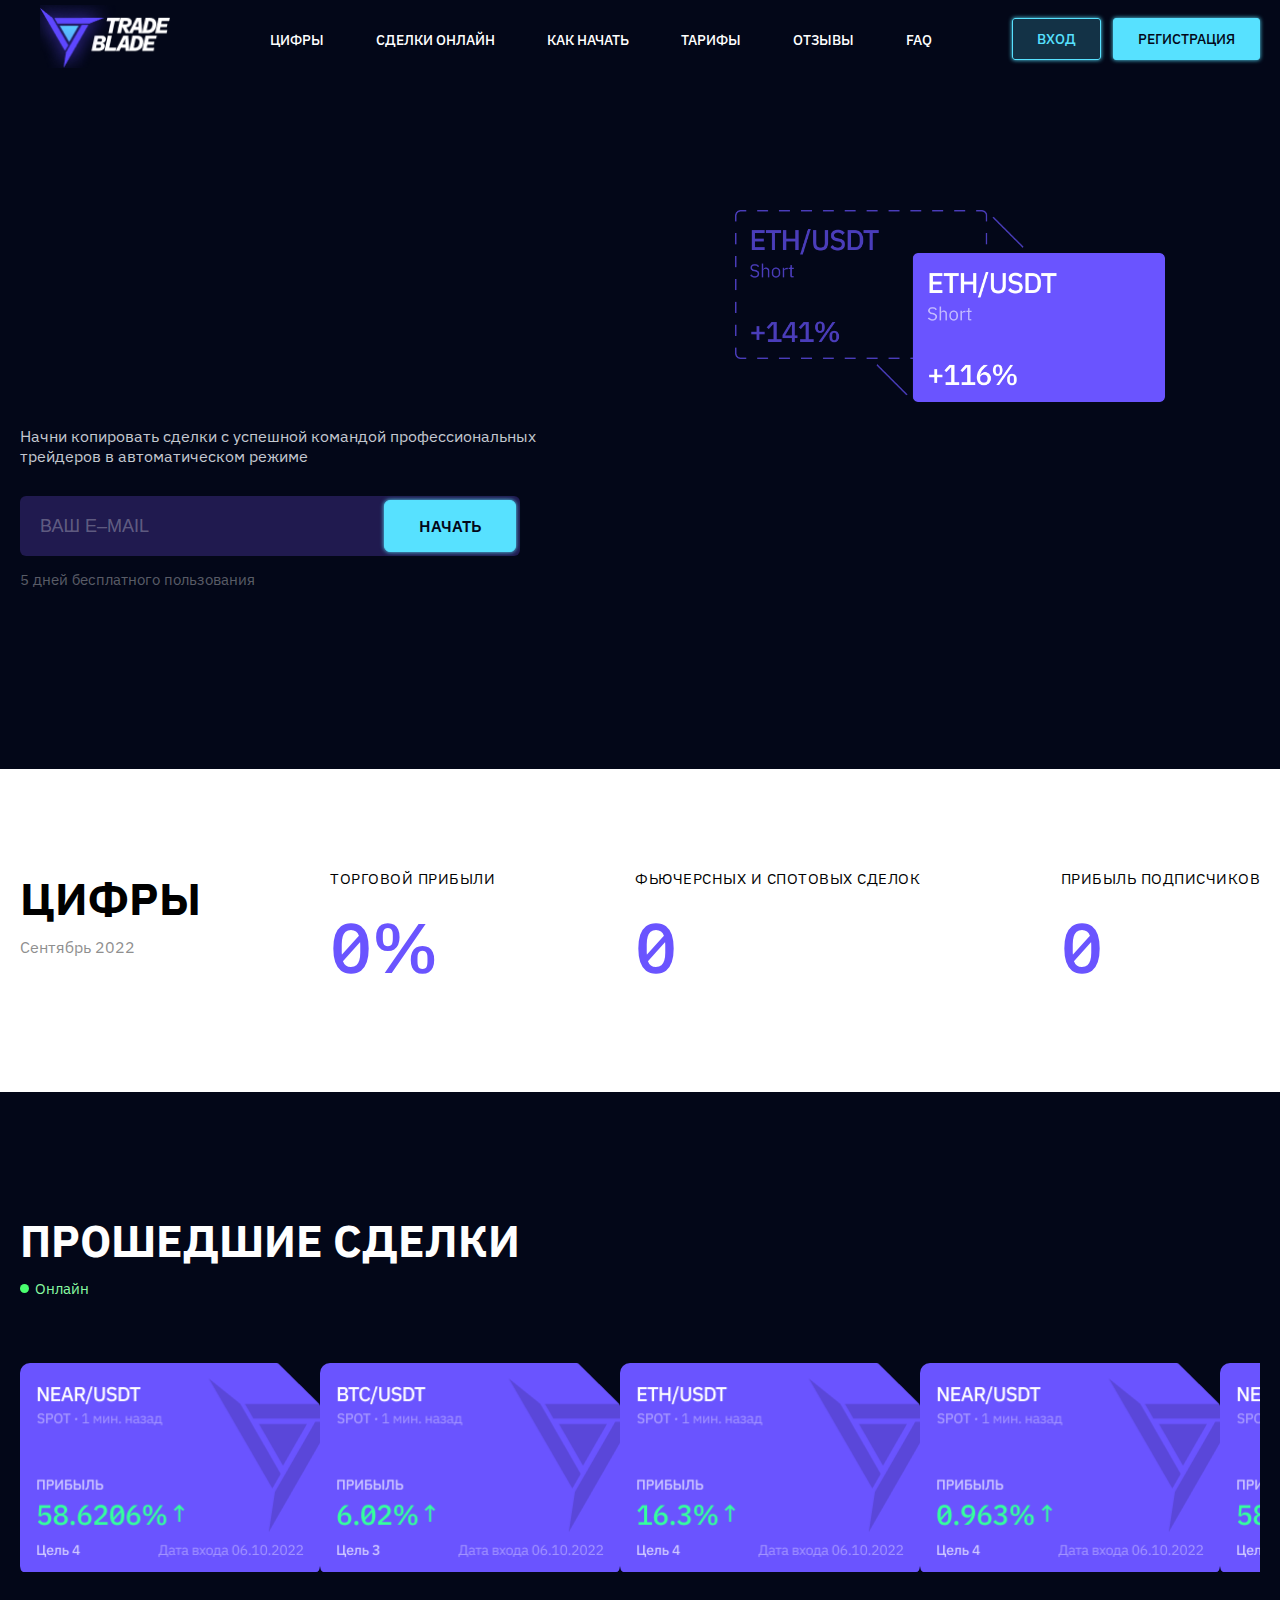
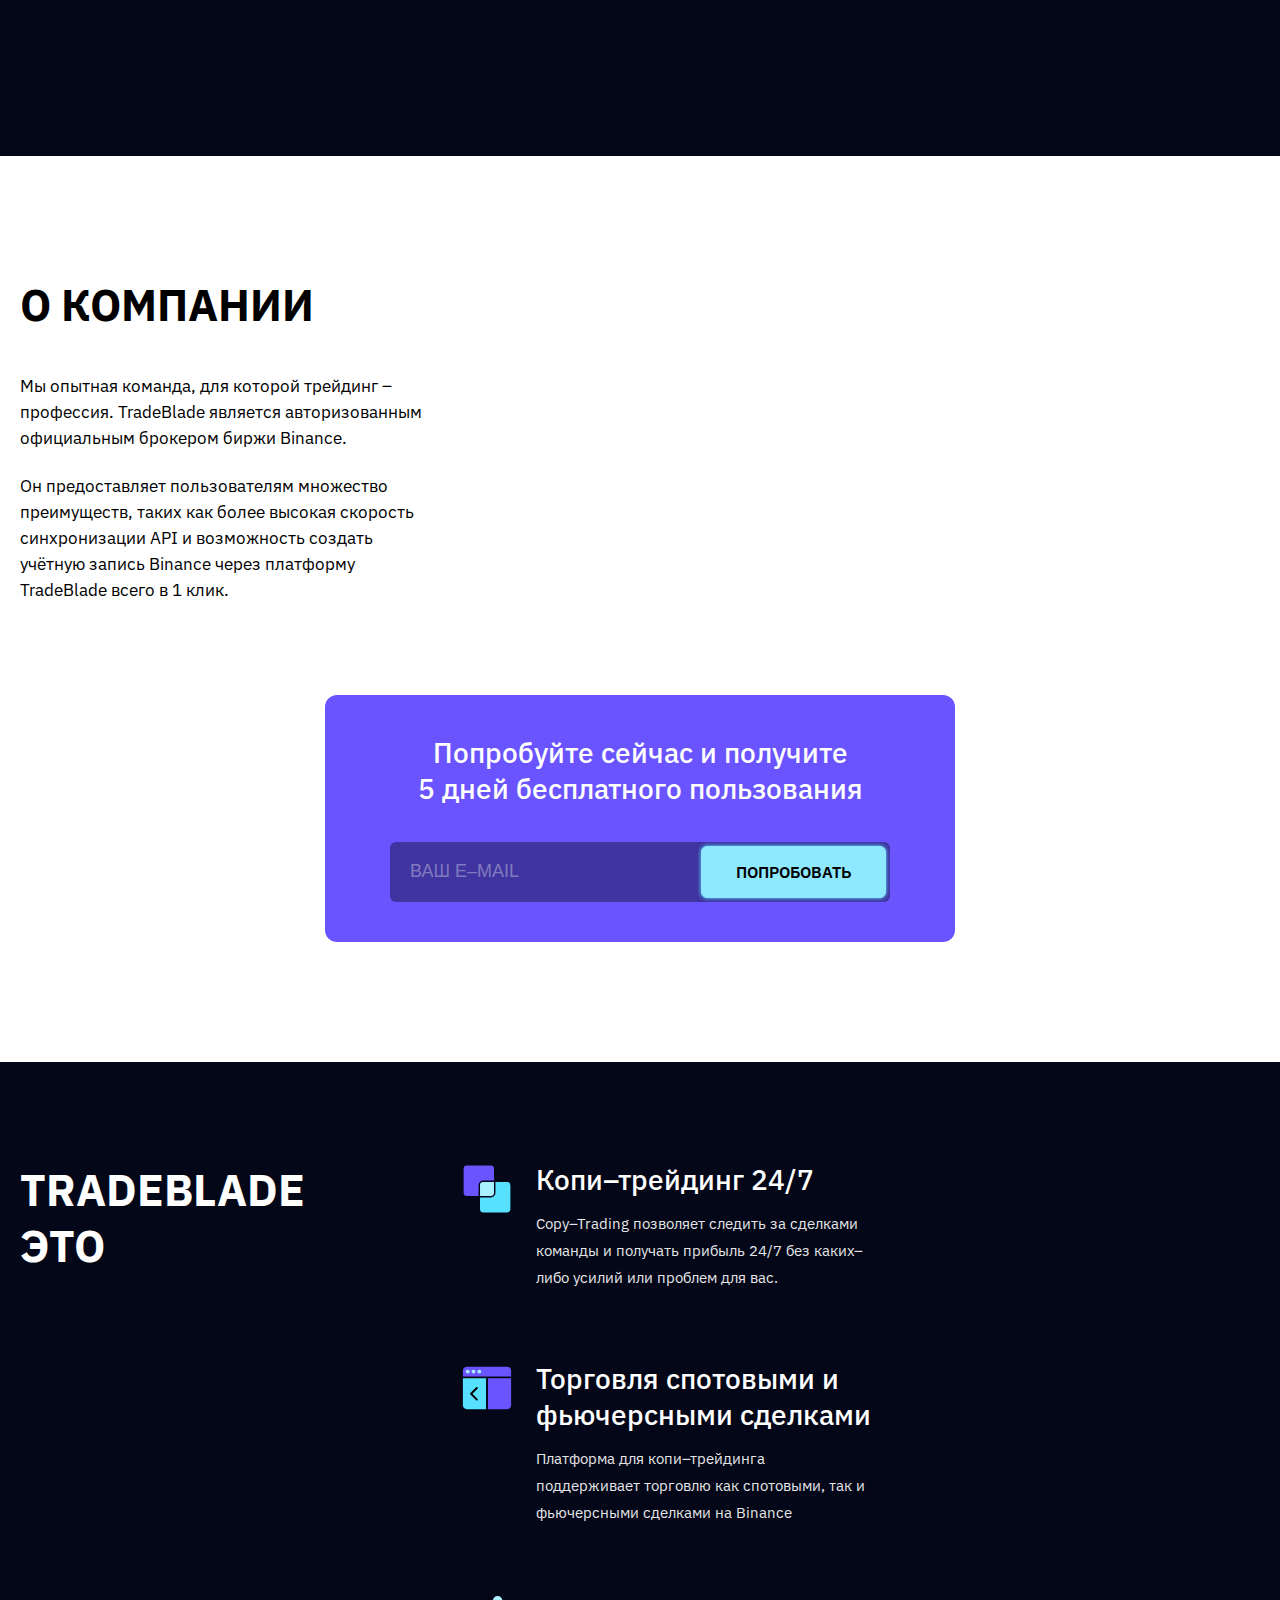
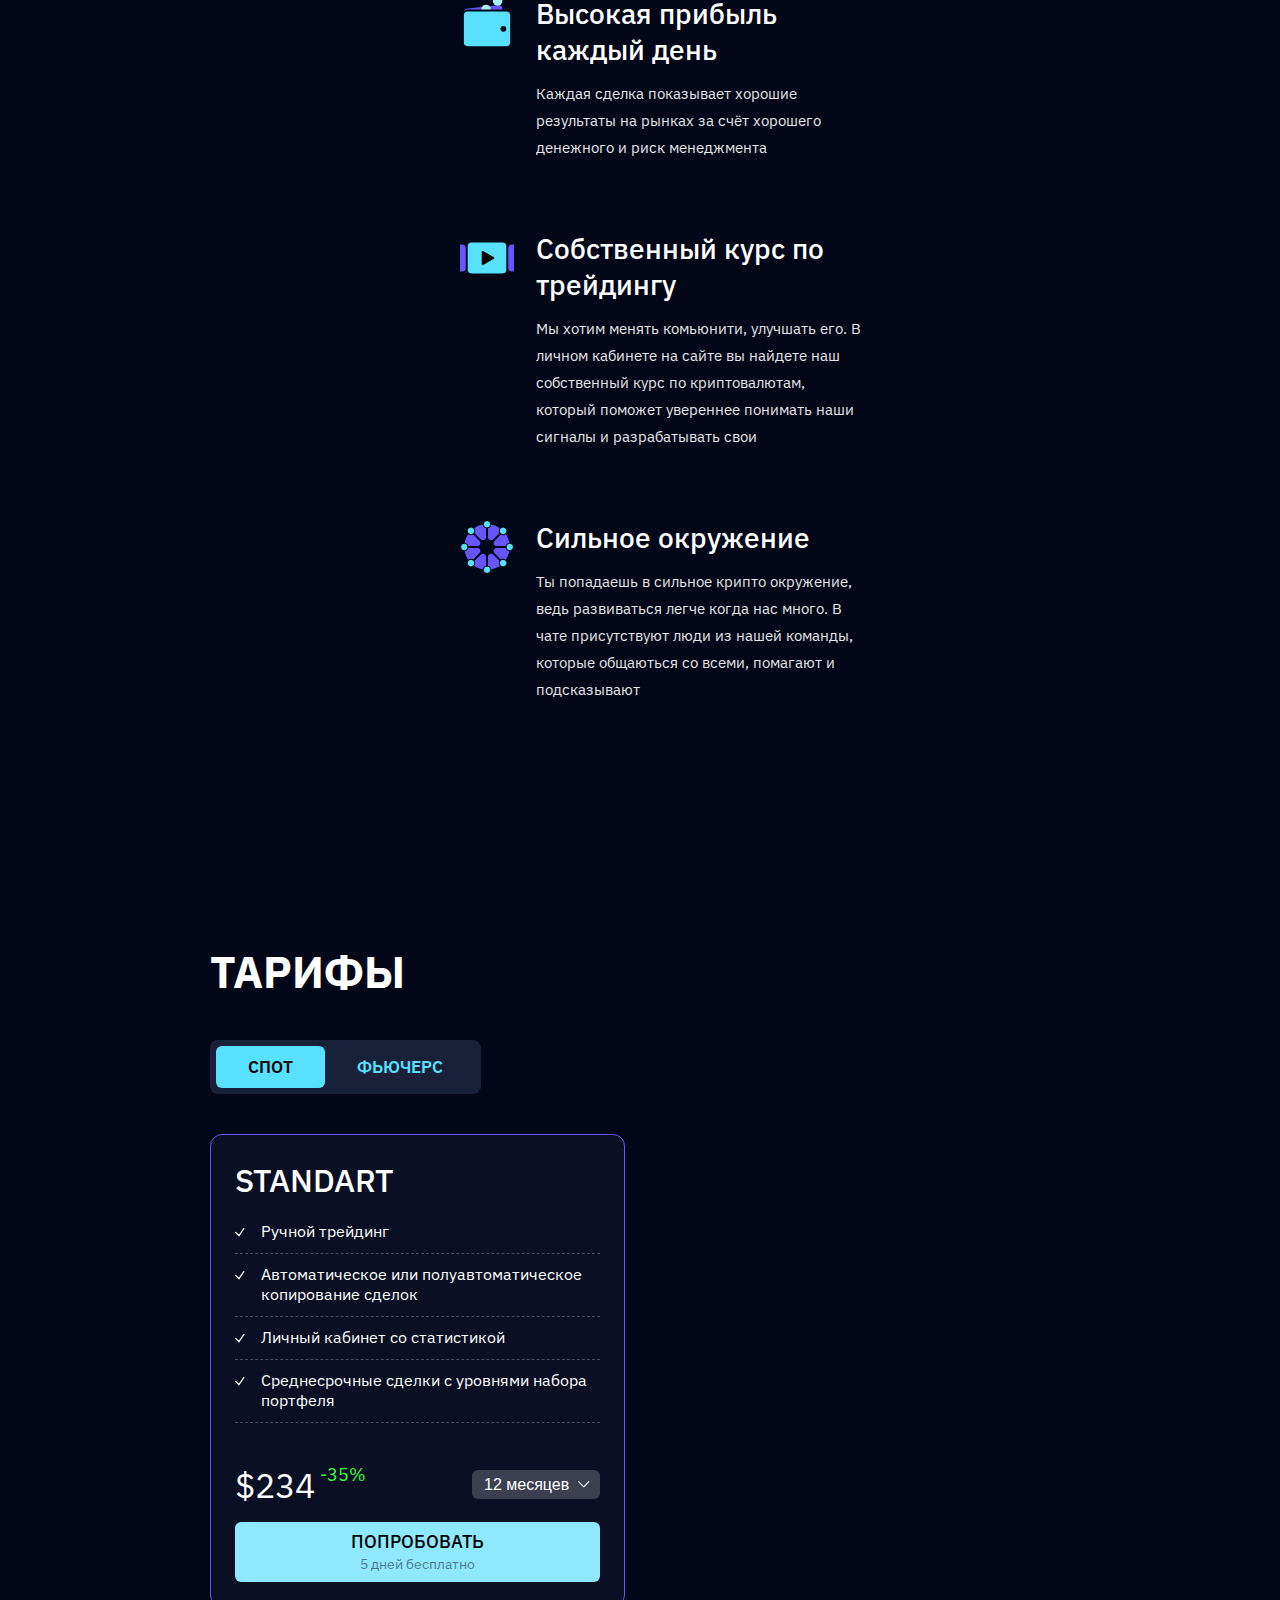
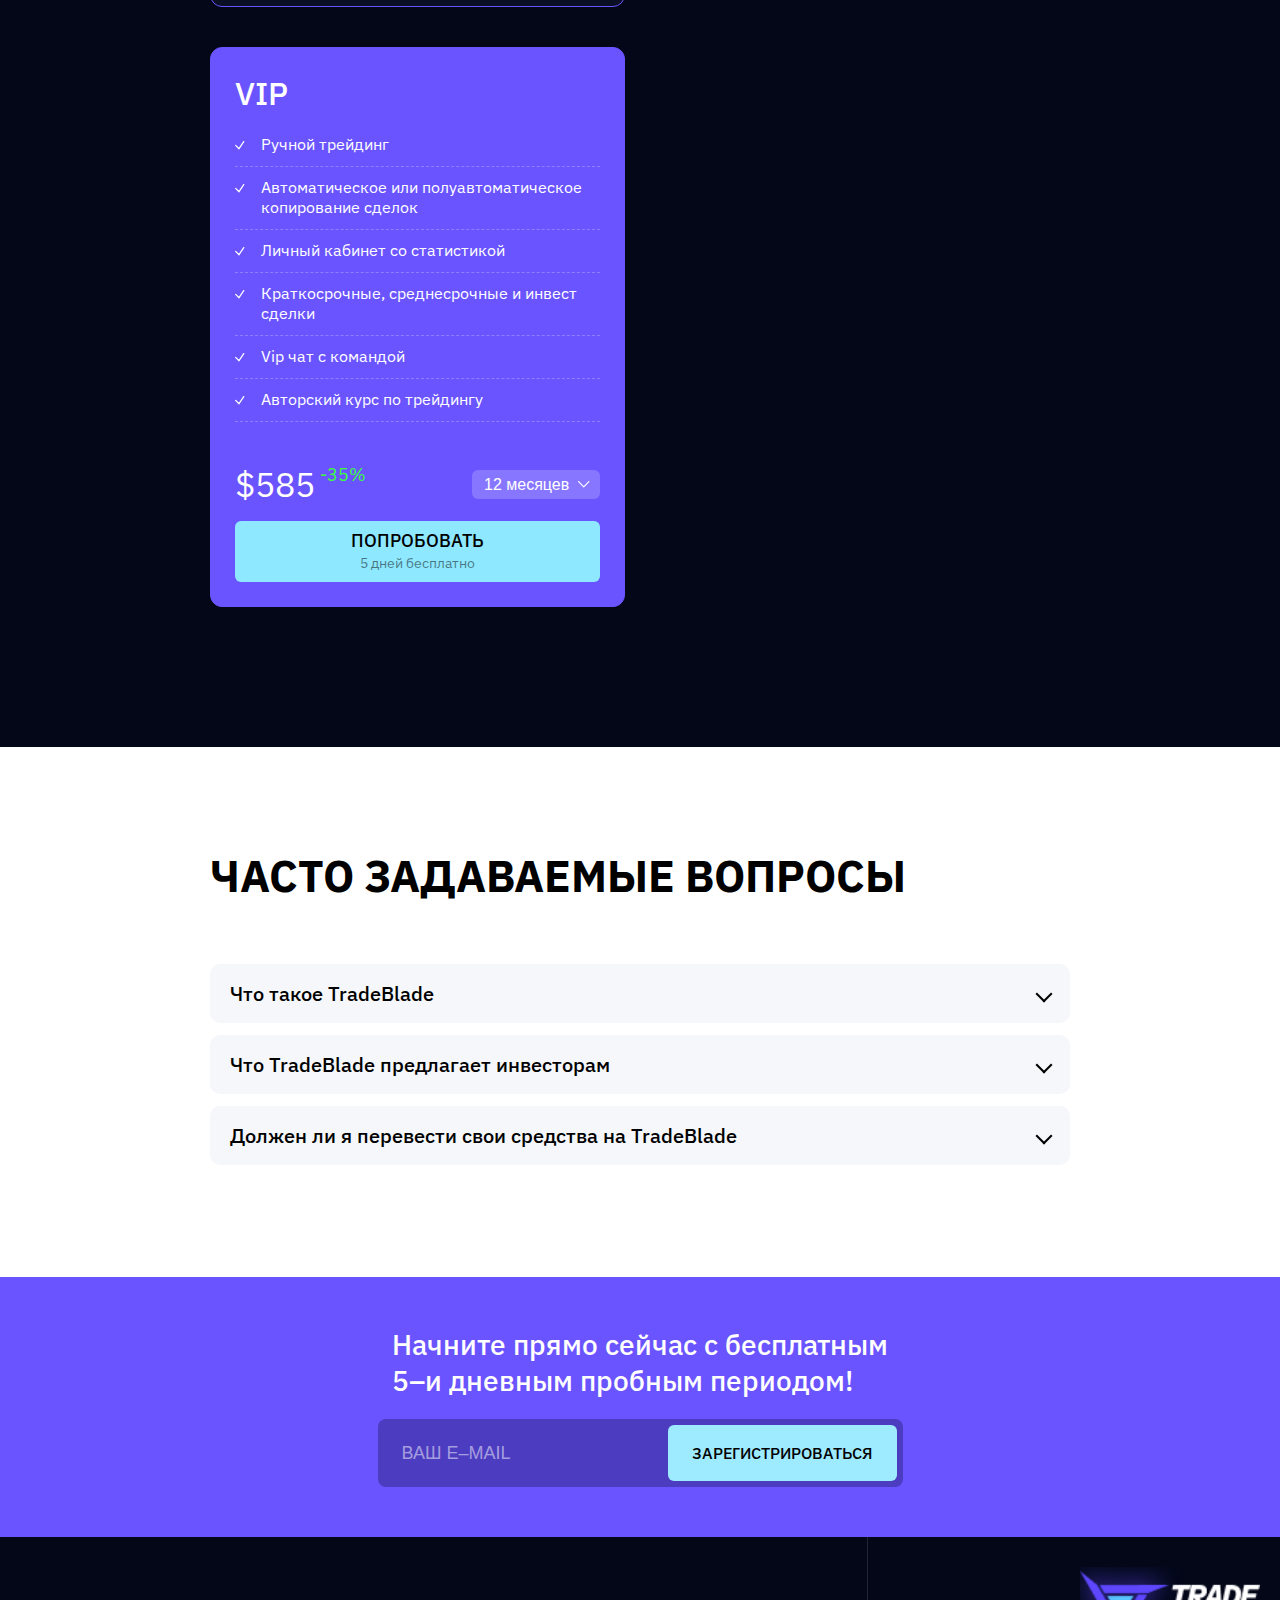
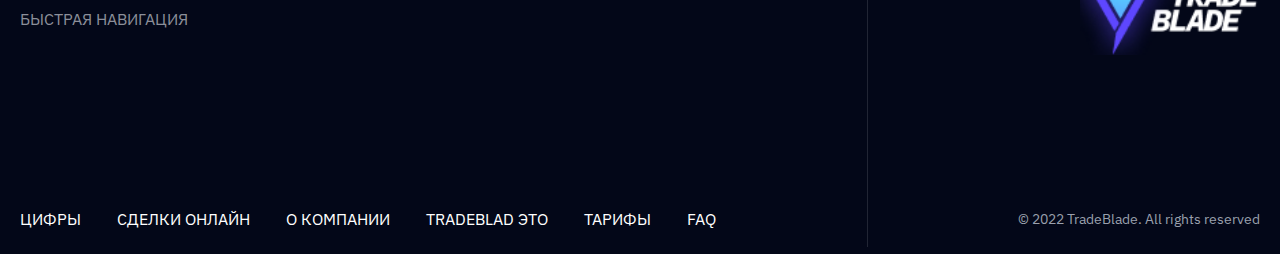
<file: index.html>
<!DOCTYPE html>
<html lang="ru">
<head>
  <meta charset="utf-8" />
  <meta name="viewport" content="width=device-width, initial-scale=1" />
  <title>Trade Blade</title>
  <link rel="icon" href="images/favicon.png" type="image/png">
  <link rel="preconnect" href="https://fonts.googleapis.com">
  <link rel="preconnect" href="https://fonts.gstatic.com" crossorigin>
  <link href="https://fonts.googleapis.com/css2?family=IBM+Plex+Sans:wght@100..700&display=swap" rel="stylesheet">
  <link rel="stylesheet" href="https://cdn.jsdelivr.net/npm/swiper@11/swiper-bundle.min.css"/>

  <link rel="stylesheet" href="./index.css" />
</head>
<body>

<!-- Header will be loaded here -->
<div data-include="partials/header.html"></div>

<main>

  <!-- Hero section -->
  <section class="hero">
    <div class="container hero__container">

      <div class="hero__left">
        <h1 class="hero__title">
          <span>Моментально</span><br>
          <span>копируй сделки</span><br>
          <span>профи трейдеров</span>
        </h1>

        <p class="hero__desc">
          Начни копировать сделки с успешной командой профессиональных трейдеров в автоматическом режиме
        </p>

        <form class="hero__form">
          <input
              type="email"
              id="hero-form"
              placeholder="ВАШ E–MAIL"
              required
              pattern="^[^\s@]+@[^\s@]+\.[^\s@]+$"
          >
          <button type="submit">Начать</button>
        </form>

        <p class="hero__small">5 дней бесплатного пользования</p>
      </div>

      <div class="hero__right">
        <div class="hero__image">
          <img src="images/hero-img.png" alt="hero image">
        </div>
      </div>

    </div>
  </section>

  <!-- Numbers section -->
  <section class="numbers">
    <div class="container numbers__container">

      <div class="numbers__left">
        <h2 class="numbers__title">Цифры</h2>
        <p class="numbers__date">Сентябрь 2022</p>
      </div>

      <div class="numbers__grid">

        <div class="numbers__item">
          <p class="numbers__label">Торговой прибыли</p>
          <p class="numbers__value" data-target="2756" data-percent="true">0%</p>
        </div>

        <div class="numbers__item">
          <p class="numbers__label">Фьючерсных и спотовых сделок</p>
          <p class="numbers__value" data-target="67">0</p>
        </div>

        <div class="numbers__item">
          <p class="numbers__label">Прибыль подписчиков</p>
          <p class="numbers__value" data-target="375000">0</p>
        </div>

      </div>
    </div>
  </section>

  <!-- Past Trades section -->
  <section class="past">
    <div class="container past__container">

      <h2 class="past__title">Прошедшие сделки</h2>

      <div class="past__status">
        <span class="dot"></span> Онлайн
      </div>

      <!-- SWIPER -->
      <div class="swiper pastSwiper">
        <div class="swiper-wrapper">

          <div class="swiper-slide">
            <img src="images/past-trades-section/past-trades__card_1.png" alt="card">
          </div>

          <div class="swiper-slide">
            <img src="images/past-trades-section/past-trades__card_2.png" alt="card">
          </div>

          <div class="swiper-slide">
            <img src="images/past-trades-section/past-trades__card_3.png" alt="card">
          </div>

          <div class="swiper-slide">
            <img src="images/past-trades-section/past-trades__card_4.png" alt="card">
          </div>

          <div class="swiper-slide">
            <img src="images/past-trades-section/past-trades__card_1.png" alt="card">
          </div>

          <div class="swiper-slide">
            <img src="images/past-trades-section/past-trades__card_2.png" alt="card">
          </div>

          <div class="swiper-slide">
            <img src="images/past-trades-section/past-trades__card_3.png" alt="card">
          </div>

          <div class="swiper-slide">
            <img src="images/past-trades-section/past-trades__card_4.png" alt="card">
          </div>

        </div>
      </div>

    </div>
  </section>

  <!-- About section -->
  <section class="about">
    <div class="container about__container">

      <div class="about__left">
        <h2 class="about__title">О компании</h2>

        <p class="about__text">
          Мы опытная команда, для которой трейдинг – профессия. TradeBlade является авторизованным
          официальным брокером биржи Binance.
        </p>

        <p class="about__text">
          Он предоставляет пользователям множество преимуществ, таких как более высокая скорость синхронизации API
          и возможность создать учётную запись Binance через платформу TradeBlade всего в 1 клик.
        </p>
      </div>

      <div class="about__right">
        <div class="about__card">
          <p class="about__card-title">
            Попробуйте сейчас и получите<br>5 дней бесплатного пользования
          </p>

          <form id="about-form" class="about__form" novalidate>
            <input
                id="about-email"
                type="email"
                placeholder="ВАШ E–MAIL"
                required
                pattern="^[^\s@]+@[^\s@]+\.[^\s@]+$"
            >
            <button type="submit">Попробовать</button>
          </form>
        </div>
      </div>

    </div>
  </section>

<!--  Tradeblade section -->
  <section class="tb-info">
    <div class="container tb-info__container">

      <div class="tb-info__left">
        <h2 class="tb-info__title">Tradeblade<br>это</h2>
      </div>

      <div class="tb-info__right">

        <div class="tb-info__item">
          <img src="images/tradeblade-section/tb-icon-1.svg" class="tb-info__icon">
          <div class="tb-info__content">
            <h3 class="tb-info__item-title">Копи–трейдинг 24/7</h3>
            <p class="tb-info__text">
              Copy–Trading позволяет следить за сделками команды и получать прибыль 24/7 без каких–либо усилий или проблем для вас.
            </p>
          </div>
        </div>

        <div class="tb-info__item">
          <img src="images/tradeblade-section/tb-icon-4.svg" class="tb-info__icon">
          <div class="tb-info__content">
            <h3 class="tb-info__item-title">Торговля спотовыми и<br>фьючерсными сделками</h3>
            <p class="tb-info__text">
              Платформа для копи–трейдинга поддерживает торговлю как спотовыми, так и фьючерсными сделками на Binance
            </p>
          </div>
        </div>

        <div class="tb-info__item">
          <img src="images/tradeblade-section/tb-icon-2.svg" class="tb-info__icon">
          <div class="tb-info__content">
            <h3 class="tb-info__item-title">Высокая прибыль<br>каждый день</h3>
            <p class="tb-info__text">
              Каждая сделка показывает хорошие результаты на рынках за счёт хорошего денежного и риск менеджмента
            </p>
          </div>
        </div>

        <div class="tb-info__item">
          <img src="images/tradeblade-section/tb-icon-5.svg" class="tb-info__icon">
          <div class="tb-info__content">
            <h3 class="tb-info__item-title">Собственный курс по трейдингу</h3>
            <p class="tb-info__text">
              Мы хотим менять комьюнити, улучшать его. В личном кабинете на сайте вы найдете наш собственный курс по криптовалютам, который поможет увереннее понимать наши сигналы и разрабатывать свои
            </p>
          </div>
        </div>

        <div class="tb-info__item tb-info__item--wide">
          <img src="images/tradeblade-section/tb-icon-3.svg" class="tb-info__icon">
          <div class="tb-info__content">
            <h3 class="tb-info__item-title">Сильное окружение</h3>
            <p class="tb-info__text">
              Ты попадаешь в сильное крипто окружение, ведь развиваться легче когда нас много. В чате присутствуют люди из нашей команды, которые общаються со всеми, помагают и подсказывают
            </p>
          </div>
        </div>

      </div>

    </div>
  </section>




  <!-- Tariffs section -->
  <section class="tariffs">
    <div class="container">

      <h2 class="tariffs__title">Тарифы</h2>

      <div class="tariffs__switch">
        <button class="switch-btn active" data-type="spot">Спот</button>
        <button class="switch-btn" data-type="futures">Фьючерс</button>
      </div>

      <div class="tariffs__content">

        <!-- SPOT -->
        <div class="tariff-block" id="spot-tariffs">

          <div class="tariff-card">
            <h3>Standart</h3>

            <ul>
              <li>Ручной трейдинг</li>
              <li>Автоматическое или полуавтоматическое копирование сделок</li>
              <li>Личный кабинет со статистикой</li>
              <li>Среднесрочные сделки с уровнями набора портфеля</li>
            </ul>

            <div class="price">
              <span class="price-value" data-base="234">$234</span>
              <small>-35%</small>

              <select class="tariff-period">
                <option value="12">12 месяцев</option>
                <option value="6">6 месяцев</option>
                <option value="1">1 месяцев</option>
              </select>
            </div>

            <button class="try-btn">
              <span class="try-main">Попробовать</span>
              <span class="try-sub">5 дней бесплатно</span>
            </button>
          </div>

          <div class="tariff-card vip">
            <h3>VIP</h3>

            <ul>
              <li>Ручной трейдинг</li>
              <li>Автоматическое или полуавтоматическое копирование сделок</li>
              <li>Личный кабинет со статистикой</li>
              <li>Краткосрочные, среднесрочные и инвест сделки</li>
              <li>Vip чат с командой</li>
              <li>Авторский курс по трейдингу</li>
            </ul>

            <div class="price">
              <span class="price-value" data-base="585">$585</span>
              <small>-35%</small>

              <select class="tariff-period">
                <option value="12">12 месяцев</option>
                <option value="6">6 месяцев</option>
                <option value="1">1 месяцев</option>
              </select>
            </div>

            <button class="try-btn">
              <span class="try-main">Попробовать</span>
              <span class="try-sub">5 дней бесплатно</span>
            </button>
          </div>

        </div>

        <!-- FUTURES -->
        <div class="tariff-block hidden" id="futures-tariffs">

          <div class="tariff-card">
            <h3>Standart futures</h3>

            <ul>
              <li>Фьючерсный ручной трейдинг</li>
              <li>Автоматическое или полуавтоматическое копирование сделок</li>
              <li>Статистика в кабинете</li>
              <li>Среднесрочные фьючерсные сделки</li>
            </ul>

            <div class="price">
              <span class="price-value" data-base="299">$299</span>
              <small>-35%</small>

              <select class="tariff-period">
                <option value="12">12 месяцев</option>
                <option value="6">6 месяцев</option>
                <option value="1">1 месяцев</option>
              </select>
            </div>


            <button class="try-btn">
              <span class="try-main">Попробовать</span>
              <span class="try-sub">5 дней бесплатно</span>
            </button>
          </div>

          <div class="tariff-card vip">
            <h3>VIP futures</h3>

            <ul>
              <li>Премиум фьючерсный трейдинг</li>
              <li>Автоматическое или полуавтоматическое копирование сделок</li>
              <li>Закрытый VIP чат</li>
              <li>Краткосрочные, среднесрочные и инвест сделки</li>
              <li>Расширенная аналитика</li>
              <li>Vip чат с командой</li>
            </ul>

            <div class="price">
              <span class="price-value" data-base="699">$699</span>
              <small>-35%</small>

              <select class="tariff-period">
                <option value="12">12 месяцев</option>
                <option value="6">6 месяцев</option>
                <option value="1">1 месяцев</option>
              </select>
            </div>

            <button class="try-btn">
              <span class="try-main">Попробовать</span>
              <span class="try-sub">5 дней бесплатно</span>
            </button>
          </div>

        </div>

      </div>

    </div>
  </section>

  <section class="faq">
    <div class="container">

      <h2 class="faq__title">Часто задаваемые вопросы</h2>

      <div class="faq-item">
        <button class="faq-question">
          Что такое TradeBlade
          <span class="faq-icon"></span>
        </button>
        <div class="faq-answer">
          <p>Мы опытная команда, для которой трейдинг – профессия. TradeBlade является авторизованным официальным брокером биржи Binance.</p>

          <p>Он представляет пользователям множество преимуществ, таких как более високая скорость синхронизации API и возможность создать учетную запись Binance через платформу TradeBlade всего в 1 клик.</p>
        </div>
      </div>

      <div class="faq-item">
        <button class="faq-question">
          Что TradeBlade предлагает инвесторам
          <span class="faq-icon"></span>
        </button>
        <div class="faq-answer">
          TradeBlade предлагает удобный личный кабинет, автоматическое копирование сделок и инструменты для анализа.
        </div>
      </div>

      <div class="faq-item">
        <button class="faq-question">
          Должен ли я перевести свои средства на TradeBlade
          <span class="faq-icon"></span>
        </button>
        <div class="faq-answer">
          Нет. Средства остаются у вас на бирже Binance — вы лишь подключаете API для работы системы.
        </div>
      </div>

    </div>
  </section>

  <section class="start-now">
    <div class="container start-now__container">

      <h2 class="start-now__title">
        Начните прямо сейчас с бесплатным<br>
        5–и дневным пробным периодом!
      </h2>

      <form id="start-now-form" class="start-now__form" novalidate>
        <input
            id="start-now-email"
            type="email"
            placeholder="ВАШ E–MAIL"
            required
            pattern="^[^\s@]+@[^\s@]+\.[^\s@]+$"
        >
        <button type="submit">Зарегистрироваться</button>
      </form>

    </div>
  </section>

</main>

<!-- Footer will be loaded here -->
<div data-include="partials/footer.html"></div>

<!-- Swiper JS -->
<script src="https://cdn.jsdelivr.net/npm/swiper@11/swiper-bundle.min.js"></script>

<script src="./script.js" defer></script>
</body>
</html>
</file>
<file: index.css>
:root {
  --bg-main-dark: #030718;
  --bg-main-light: #FFFFFF;
  --bg-card: #6A54FF;
  --text-main: #ffffff;
  --text-dark: #000000;
  --text-muted: #030718;
  --accent: #57E1FF;
}

* {
  margin: 0;
  padding: 0;
  box-sizing: border-box;
}

body {
  margin: 0;
  padding-top: 30px;
  font-family: 'IBM Plex Sans', sans-serif;
}

button {
  font-family: inherit;
}

.container {
  max-width: 1440px;
  width: 100%;
  margin-inline: auto;
  padding-inline: 20px;
}

/* Header */
.header {
  width: 100%;
  padding: 5px 0;
  background: var(--bg-main-dark);
  position: fixed;
  top: 0;
  left: 0;
  z-index: 9000;
}

.header__row {
  display: flex;
  flex-direction: row;
  justify-content: space-between;
  align-items: center;
}

.logo {
  width: 100%;
  max-width: 130px;
  height: auto;
  margin-inline: 20px;
}

.header__nav {
  width: 55%;
  text-transform: uppercase;
}

.header__nav ul {
  list-style: none;
  display: flex;
  flex-direction: row;
  justify-content: space-between;
  align-items: center;
}

.header__nav a {
  font-size: 14px;
  font-weight: 500;
  line-height: 17px;
  text-decoration: none;
  color: var(--text-main);
  padding: 6px 10px;
  transition: 0.2s;
}

.header__nav a:hover {
  color: var(--accent);
  text-shadow: 0 0 8px var(--accent), 0 0 16px var(--accent);
  transform: scale(1.1);
}

.header__buttons {
  display: flex;
  align-items: center;
  gap: 12px;
}

.menu__btn-login,
.menu__btn-register {
  display: flex;
  align-items: center;
  justify-content: center;
  padding: 11px 24px;
  border-radius: 3px;
  font-size: 14px;
  font-weight: 500;
  text-transform: uppercase;
  cursor: pointer;
  transition: 0.2s;
}

.menu__btn-login:hover,
.menu__btn-register:hover {
  box-shadow: 0 0 12px var(--accent), 0 0 24px var(--accent);
  transform: translateY(-1px) scale(1.03);
}

.menu__btn-login {
  border: 1px solid var(--accent);
  box-shadow: 0 0 4px 0 #57E1FF;
  background: #57E1FF33;
  color: var(--accent);
}

.menu__btn-login:hover {
  background: rgba(87, 225, 255, 0.1);
}

.menu__btn-register {
  background: var(--accent);
  border: 1px solid var(--accent);
  box-shadow: 0 0 4px 0 #57E1FF;
  color: var(--text-muted);
}

.menu__btn-register:hover {
  background: #6deaff;
}

/*burger menu*/
.burger {
  display: none;
  flex-direction: column;
  justify-content: space-between;
  width: 28px;
  height: 20px;
  background: none;
  border: none;
  cursor: pointer;
  padding: 0;
}

.burger span {
  height: 3px;
  width: 100%;
  background:var(--bg-main-light);
  border-radius: 2px;
}

.mobile-menu {
  position: fixed;
  inset: 0;
  background: #6A54FF;
  z-index: 9999;
  padding: 15px 30px;
  display: flex;
  flex-direction: column;
  transform: translateX(100%);
  transition: 0.35s ease;
}

.mobile-menu.active {
  transform: translateX(0);
}

.mobile-menu__close {
  margin-left: auto;
  font-size: 38px;
  background: none;
  border: none;
  color: var(--text-main);
  cursor: pointer;
}

.mobile-menu__nav {
  display: flex;
  flex-direction: column;
  margin-top: 40px;
  gap: 32px;
}

.mobile-menu__nav a {
  color: var(--text-main);
  font-size: 28px;
  font-weight: 500;
  text-decoration: none;
  text-transform: uppercase;
}

.mobile-menu__buttons {
  margin-top: auto;
  display: flex;
  justify-content: space-between;
  gap: 18px;
}

.mobile-menu__btn-register {
  flex: 1;
  height: 56px;
  border-radius: 8px;
  background: #8DEBFF;
  border: none;
  font-size: 18px;
  text-transform: uppercase;
  font-weight: 600;
  color: #030718;
}

.mobile-menu__btn-login {
  flex: 1;
  height: 56px;
  border-radius: 8px;
  background: transparent;
  border: 2px solid #8DEBFF;
  font-size: 18px;
  text-transform: uppercase;
  font-weight: 600;
  color: #8DEBFF;
}

@media (max-width: 1200px) {
  .header__nav,
  .header__buttons {
    display: none;
  }

  .burger {
    display: flex;
  }
}

/* Hero section */
.hero {
  width: 100%;
  background: var(--bg-main-dark);
  padding: 160px 0 180px;
  position: relative;
  overflow: visible;
}

.hero::after {
  position: absolute;
  bottom: -1px;
  left: 0;
  width: 65vw;
  max-width: 680px;
  height: 60px;
  background-image: url("images/rectangle-white.png");
  background-repeat: no-repeat;
  background-size: 100% 100%;
  z-index: 10;
}

.hero__container {
  display: flex;
  justify-content: space-between;
  align-items: flex-start;
  position: relative;
}

.hero__left,
.hero__right {
  width: 50%;
  display: flex;
  flex-direction: column;
}

.hero__right {
  align-items: center;
  justify-content: flex-start;
}

.hero__title {
  font-size: 60px;
  font-weight: 700;
  line-height: 72px;
  color: var(--text-main);
  text-transform: uppercase;
  margin-bottom: 20px;
}

.hero__title span {
  display: inline-block;
  opacity: 0;
  transform: scale(1.75);
  text-shadow: 0 0 30px var(--accent), 0 0 55px var(--accent);
  animation: neonDrop 0.65s ease-out forwards;
}

.hero__title span:nth-of-type(1) {
  animation-delay: 0.2s;
}
.hero__title span:nth-of-type(2) {
  animation-delay: 0.5s;
}
.hero__title span:nth-of-type(3) {
  animation-delay: 0.8s;
}

@keyframes neonDrop {
  0% {
    opacity: 0;
    transform: scale(1.55);
    text-shadow: 0 0 36px var(--accent), 0 0 65px var(--accent);
  }

  30% {
    opacity: 1;
    transform: scale(1.28);
    text-shadow: 0 0 28px var(--accent), 0 0 50px var(--accent);
  }

  60% {
    transform: scale(1.12);
    text-shadow: 0 0 16px var(--accent), 0 0 30px var(--accent);
  }

  85% {
    transform: scale(1.04);
    text-shadow: 0 0 8px var(--accent), 0 0 16px var(--accent);
  }

  100% {
    opacity: 1;
    transform: scale(1);
    text-shadow: none;
  }
}

.hero__desc {
  color: #C4C8D0;
  font-size: 16px;
  line-height: 20px;
  max-width: 565px;
  margin-bottom: 30px;
}

.hero__form {
  max-width: 500px;
  height: 60px;
  background: #201A4F;
  border-radius: 6px;
  padding: 4px;
  display: flex;
  align-items: center;
  margin-bottom: 14px;
}

.hero__form input {
  flex: 1;
  height: 100%;
  background: transparent;
  border: none;
  font-size: 18px;
  padding-left: 16px;
  color: #fff;
  outline: none;
}

.hero__form input::placeholder {
  color: rgba(255, 255, 255, 0.3);
}

.hero__form button {
  display: flex;
  align-items: center;
  justify-content: center;

  height: 100%;
  padding: 0 34px;

  font-size: 16px;
  font-weight: 600;
  text-transform: uppercase;

  background: var(--accent);
  border: 1px solid var(--accent);
  color: var(--text-muted);

  border-radius: 6px;
  box-shadow: 0 0 4px 0 #57E1FF;

  cursor: pointer;
  transition: 0.2s;
}

.hero__form button:hover {
  background: #6deaff;
  box-shadow: 0 0 12px var(--accent), 0 0 24px var(--accent);
  transform: translateY(-1px) scale(1.03);
}

.hero__small {
  color: rgba(255,255,255,0.35);
  font-size: 15px;
}

.hero__image {
  display: flex;
  justify-content: center;
  align-items: flex-start;
  width: 100%;
}

.hero__image img {
  max-width: 470px;
  width: 100%;
  height: auto;
  margin-top: 20px;
  padding-inline: 20px;
  object-fit: contain;
}

/* Numbers section */
.numbers {
  width: 100%;
  padding: 100px 0;
  background: var(--bg-main-light);
}

.numbers__container {
  display: flex;
  justify-content: space-between;
  align-items: flex-start;
}

.numbers__left {
  width: 25%;
}

.numbers__title {
  font-size: 45px;
  font-weight: 700;
  margin-bottom: 10px;
  text-transform: uppercase;
}

.numbers__date {
  font-size: 16px;
  color: #8f8f8f;
}

.numbers__grid {
  width: 75%;
  display: flex;
  justify-content: space-between;
}

.numbers__item {
  display: flex;
  flex-direction: column;
  gap: 12px;
}

.numbers__label {
  font-size: 15px;
  letter-spacing: 0.5px;
  line-height: 20px;
  text-transform: uppercase;
}

.numbers__value {
  font-size: 70px;
  font-weight: 500;
  color: var(--bg-card);
  font-variant-numeric: slashed-zero;
  transition:
      transform 0.45s ease,
      text-shadow 0.45s ease;
}

.numbers__value.animate {
  transform: scale(1.12);
  text-shadow:
      0 0 4px rgba(106, 84, 255, 0.55),
      0 0 8px rgba(106, 84, 255, 0.35);
}


/*Past Trades section */
.past {
  width: 100%;
  background: var(--bg-main-dark);
  padding: 120px 0 180px;
  position: relative;
}

.past::after {
  position: absolute;
  bottom: -1px;
  left: 0;
  width: 65vw;
  max-width: 680px;
  height: auto;
  background-image: url("images/rectangle-white.png");
  background-repeat: no-repeat;
  background-size: 100% 100%;
}

.past__title {
  font-size: 44px;
  font-weight: 700;
  color: var(--text-main);
  text-transform: uppercase;
  margin-bottom: 10px;
}

.past__status {
  display: flex;
  align-items: center;
  gap: 6px;
  color: #8afca3;
  font-size: 15px;
  margin-bottom: 65px;
}

.past__status .dot {
  width: 9px;
  height: 9px;
  background: #4AFF6F;
  border-radius: 50%;
}

/* SWIPER */
.pastSwiper {
  width: 100%;
  overflow: hidden;
}

.pastSwiper .swiper-slide {
  width: 100%;
  max-width: 300px;
  height: auto;
  border-radius: 10px;
  overflow: hidden;
}

.pastSwiper img {
  width: 100%;
  object-fit: cover;
}

.pastSwiper .swiper-wrapper {
  transition-timing-function: linear !important;
}

/* About section */
.about {
  width: 100%;
  background: var(--bg-main-light);
  padding: 120px 0 120px;
}

.about__container {
  display: flex;
  justify-content: space-between;
  align-items: flex-start;
}

.about__left {
  width: 45%;
}

.about__title {
  font-size: 44px;
  font-weight: 700;
  text-transform: uppercase;
  margin-bottom: 40px;
  color: var(--text-dark);
}

.about__text {
  font-size: 17px;
  font-weight: 400;
  line-height: 26px;
  color: var(--text-dark);
  margin-bottom: 22px;
  max-width: 420px;
}

.about__right {
  width: 55%;
  display: flex;
  justify-content: center;
  padding-top: 30px;
}

.about__card {
  width: 100%;
  max-width: 630px;
  background: var(--bg-card);
  border-radius: 12px;
  padding: 40px 20px;
  color: var(--text-main);
}

.about__card-title {
  font-size: 28px;
  font-weight: 500;
  line-height: 36px;
  text-align: center;
  margin-bottom: 35px;
}

.about__form {
  width: 100%;
  max-width: 500px;
  height: 60px;
  background: #3F34A0;
  border-radius: 6px;
  padding: 4px;
  display: flex;
  align-items: center;
  margin: 0 auto;
}

.about__form input {
  flex: 1;
  height: 100%;
  background: transparent;
  border: none;
  font-size: 18px;
  padding-left: 16px;
  color: #fff;
  outline: none;
}

.about__form input::placeholder {
  color: rgba(255, 255, 255, 0.35);
}

.about__form button {
  display: flex;
  align-items: center;
  justify-content: center;

  height: 100%;
  padding: 0 34px;

  font-size: 16px;
  font-weight: 600;
  text-transform: uppercase;

  background: #8EE8FF;
  border: 1px solid #8EE8FF;
  color: #000;

  border-radius: 6px;
  box-shadow: 0 0 4px 0 #57E1FF;

  cursor: pointer;
  transition: 0.2s;
}

.about__form button:hover {
  background: #A9F2FF;
  box-shadow: 0 0 12px var(--accent), 0 0 24px var(--accent);
  transform: translateY(-1px) scale(1.03);
}

/* Tradeblade section */
.tb-info {
  background:var(--bg-main-dark);
  padding: 100px 0;
  color: var(--text-main);
}

.tb-info__container {
  display: grid;
  grid-template-columns: 320px 1fr;
  gap: 40px 120px;
}

.tb-info__left {
  display: flex;
  align-items: flex-start;
}

.tb-info__title {
  font-size: 44px;
  font-weight: 700;
  line-height: 56px;
  text-transform: uppercase;
}

.tb-info__right {
  display: grid;
  grid-template-columns: repeat(2, 1fr);
  gap: 70px 70px;
}

.tb-info__item {
  display: flex;
  align-items: flex-start;
  gap: 22px;
  max-width: 500px;
}

.tb-info__item--wide {
  grid-column: span 2;
}

.tb-info__icon {
  width: 54px;
  height: 54px;
  flex-shrink: 0;
}

.tb-info__content {
  display: flex;
  flex-direction: column;
  gap: 12px;
}

.tb-info__item-title {
  font-size: 28px;
  font-weight: 500;
  line-height: 36px;
}

.tb-info__text {
  width: 100%;
  max-width: 330px;
  font-size: 15px;
  font-weight: 400;
  line-height: 27px;
  opacity: 0.9;
}

/* How to start section */
.how-start {
  width: 100%;
  background: var(--bg-card);
  padding: 100px 0;
  color: var(--text-main);
}

.how-start__container {
  display: flex;
  flex-direction: column;
  align-items: center;
}

.how-start__title {
  font-size: 44px;
  font-weight: 700;
  text-transform: uppercase;
  margin-bottom: 80px;
  text-align: center;
}

.how-start__steps {
  width: 100%;
  max-width: 1400px;
  display: grid;
  grid-template-columns: repeat(4, 1fr);
  gap: 60px;
  margin-bottom: 80px;
}

.how-start__step {
  position: relative;
  padding-top: 40px;
}

.how-start__step::before {
  position: absolute;
  top: 0;
  left: 0;
  width: 100%;
  height: 2px;
  background: rgba(255,255,255,0.45);
}

.how-start__step h3 {
  font-size: 28px;
  font-weight: 500;
  line-height: 36px;
  text-transform: uppercase;
  margin-bottom: 10px;
}

.how-start__step p {
  font-size: 18px;
  font-weight: 400;
  line-height: 26px;
  opacity: 0.95;
  max-width: 280px;
}

.how-start__btn {
  background: #8EE8FF;
  border: none;
  font-size: 18px;
  font-weight: 500;
  padding: 18px 40px;
  border-radius: 3px;
  cursor: pointer;
  color: #030718;
  text-transform: uppercase;
  transition: 0.25s;
}

.how-start__btn:hover {
  background: #9ff3ff;
  box-shadow: 0 0 16px #57E1FF;
  transform: translateY(-2px) scale(1.03);
}

/* Tariffs section */
.tariffs {
  background: #030718;
  padding: 140px 0;
  color: var(--text-main);
  display: flex;
  justify-content: center;
}

.tariffs .container {
  max-width: 900px;
  width: 100%;
  margin-inline: auto;
  display: flex;
  flex-direction: column;
}

.tariffs__title {
  font-size: 44px;
  font-weight: 700;
  text-transform: uppercase;
  margin-bottom: 40px;
}

.tariffs__switch {
  display: flex;
  background: #18203A;
  width: max-content;
  padding: 6px;
  border-radius: 8px;
  margin-bottom: 40px;
}

.switch-btn {
  padding: 10px 32px;
  background: transparent;
  border: none;
  cursor: pointer;
  font-size: 17px;
  font-weight: 600;
  text-transform: uppercase;
  color: #57E1FF;
  border-radius: 6px;
  transition: 0.25s;
}

.switch-btn.active {
  background: #57E1FF;
  color: #000;
}

.tariffs__content {
  display: flex;
  flex-direction: column;
  gap: 40px;
}

.tariff-block {
  display: flex;
  gap: 40px;
}

.tariff-block.hidden {
  display: none;
}

.tariff-card {
  width: 48%;
  max-width: 415px;
  background: #0A0F24;
  padding: 24px;
  border-radius: 12px;
  border: 0.5px solid #6A54FF;
  display: flex;
  flex-direction: column;
}

.tariff-card.vip {
  background: var(--bg-card);
}

.tariff-card h3 {
  font-size: 32px;
  font-weight: 500;
  margin-bottom: 20px;
  text-transform: uppercase;
}

.tariff-card ul {
  margin-bottom: 40px;
  display: flex;
  flex-direction: column;
  gap: 10px;
  font-size: 16px;
  list-style: none;
  padding: 0;
}

.tariff-card ul li {
  position: relative;
  padding-left: 26px;
  padding-bottom: 12px;
  border-bottom: 1px dashed rgba(255, 255, 255, 0.25);

}

.tariff-card ul li::before {
  content: "";
  position: absolute;
  left: 0;
  right: 0;
  top: 7px;
  width: 10px;
  height: 10px;
  background-image: url("./images/checkmark.svg");
  background-size: contain;
  background-repeat: no-repeat;
}

.tariff-period {
  width: 128px;
  margin-left: auto;
  padding: 6px 12px;
  border-radius: 6px;
  border: none;
  background: #FFFFFF33 url("./images/dropdown.svg") no-repeat;
  background-position: right 10px center;
  background-size: 12px;
  appearance: none;
  color: var(--text-main);
  font-size: 16px;
  cursor: pointer;
}

.tariff-period:focus,
.tariff-period:focus-visible,
.tariff-period:active {
  outline: none !important;
  border: none !important;
  box-shadow: none !important;
}

.tariff-period:-moz-focusring {
  outline: none !important;
}

.price {
  font-size: 34px;
  display: flex;
  align-items: center !important;
  gap: 5px;
  margin-bottom: 5px;
  margin-top: auto;
}

.price small {
  font-size: 18px;
  color: #3aff3a;
  margin-top: -20px;
}

.try-btn {
  width: 100%;
  margin-top: 10px;
  padding: 10px 20px;
  background: #8EE8FF;
  border: none;
  border-radius: 6px;
  cursor: pointer;

  display: flex;
  flex-direction: column;
  align-items: center;
  justify-content: center;

  text-align: center;
}

.try-main {
  font-size: 18px;
  font-weight: 500;
  color: var(--text-dark);
  line-height: 20px;
  text-transform: uppercase;
}

.try-sub {
  margin-top: 4px;
  font-size: 14px;
  font-weight: 400;
  color: rgba(0,0,0,0.5);
  line-height: 1.2;
}

.try-btn:hover {
  box-shadow: 0 0 12px var(--accent), 0 0 24px var(--accent);
  transform: translateY(-1px) scale(1.03);
}

/* FAQ */
.faq {
  background: var(--bg-main-light);
  padding: 100px 0;
}

.faq .container {
  max-width: 900px;
}

.faq__title {
  font-size: 44px;
  font-weight: 700;
  text-transform: uppercase;
  margin-bottom: 60px;
}

.faq-item {
  margin-bottom: 12px;
  border-radius: 10px;
  overflow: hidden;
}

.faq-question {
  width: 100%;
  padding: 20px 30px;
  background: #F5F7FA;
  border: none;
  cursor: pointer;

  text-align: left;
  font-size: 24px;
  font-weight: 500;
  color: #000;

  display: flex;
  justify-content: space-between;
  align-items: center;

  transition: 0.25s;
}

.faq-item.active .faq-question {
  background: #6A54FF;
  color: #fff;
}

.faq-icon {
  width: 12px;
  height: 12px;
  border-right: 2px solid currentColor;
  border-bottom: 2px solid currentColor;
  transform: rotate(45deg);
  transition: 0.25s;
}

.faq-item.active .faq-icon {
  transform: rotate(225deg);
}

.faq-answer {
  max-height: 0;
  opacity: 0;
  overflow: hidden;

  background: #6A54FF;
  color: #fff;

  font-size: 16px;
  font-weight: 400;
  line-height: 26px;

  display: flex;
  flex-direction: column;
  gap: 10px;
  padding: 0 30px;
  box-sizing: border-box;

  transition:
      max-height 0.45s ease,
      opacity 0.25s ease;
}

.faq-item.active .faq-answer {
  max-height: 500px;
  opacity: 1;
  padding-top: 5px;
  padding-bottom: 26px;
}


/* Start Now section */
.start-now {
  padding: 50px 0;
  background: #6A54FF;
}

.start-now__container {
  display: flex;
  justify-content: space-between;
  align-items: center;
  gap: 20px;
}

.start-now__title {
  font-size: 28px;
  font-weight: 500;
  line-height: 36px;
  color: var(--text-main);
  max-width: 600px;
}

.start-now__form {
  display: flex;
  align-items: center;
  background: #4C3CC0;
  padding: 6px;
  border-radius: 8px;
  width: 100%;
  max-width: 525px;
  height: 68px;
}

.start-now__form input {
  flex: 1;
  height: 100%;
  border: none;
  background: transparent;
  outline: none;
  padding-left: 18px;
  font-size: 18px;
  color: var(--text-main);
}

.start-now__form input::placeholder {
  color: rgba(255, 255, 255, 0.5);
}

.start-now__form button {
  height: 100%;
  padding: 0 24px;

  font-size: 16px;
  font-weight: 500;
  line-height: 20px;
  text-transform: uppercase;

  background: #9EEAFF;
  color: var(--text-dark);
  border: none;
  border-radius: 6px;

  cursor: pointer;
  transition: 0.2s;
}

.start-now__form button:hover {
  background: #bdf4ff;
  box-shadow: 0 0 12px #57E1FF, 0 0 24px #57E1FF;
  transform: translateY(-1px) scale(1.03);
}

/* Footer */
.footer {
  width: 100%;
  background: #030718;
  color: var(--text-main);
  padding: 0;

}

.footer__container {
  display: flex;
  justify-content: space-between;
  align-items: flex-end;
}

.footer__left {
  display: flex;
  flex-direction: column;
  gap: 30px;
}

.footer__nav-title {
  font-size: 16px;
  color: #8c8f9a;
  text-transform: uppercase;
  margin-bottom: 150px;
}

.footer__nav {
  list-style: none;
  display: flex;
  gap: 36px;
  flex-wrap: wrap;
  margin-bottom: 25px;
}

.footer__nav li a {
  color: var(--text-main);
  font-size: 16px;
  text-decoration: none;
  transition: 0.2s;
  text-transform: uppercase;
}

.footer__nav li a:hover {
  color: #57E1FF;
}

.footer__right {
  text-align: right;
}

.footer__logo {
  width: 100%;
  max-width: 180px;
  margin-bottom: 150px;
  margin-top: 30px;
}

.footer__copy {
  color: #9aa0ad;
  font-size: 14px;
  line-height: 20px;
  margin-bottom: 25px;
}

.footer__divider {
  width: 1px;
  background: rgba(255, 255, 255, 0.12);
  height: 310px;
  align-self: flex-start;
  margin-top: 0;
  margin-bottom: auto;
  margin-inline: 60px;
}


/* ===============
  Responsive design
==================== */

html, body {
  max-width: 100%;
  overflow-x: hidden;
}

img, svg, video {
  max-width: 100%;
  height: auto;
}

section, div {
  max-width: 100%;
}

/* ==================
     1024px
===================== */

@media (max-width: 1024px) {

  .container {
    padding-inline: 16px;
  }


  .numbers__container,
  .about__container,
  .start-now__container {
    flex-direction: column;
    gap: 40px;
  }

  .numbers__left,
  .numbers__grid,
  .about__left,
  .about__right {
    width: 100%;
  }

  .tb-info__container {
    grid-template-columns: 1fr;
    gap: 50px;
  }

  .tb-info__right {
    grid-template-columns: 1fr;
  }

  .how-start__steps {
    grid-template-columns: 1fr 1fr;
  }

  .tariff-block {
    flex-direction: column;
    align-items: center;
  }

  .tariff-card {
    width: 100%;
    max-width: 450px;
  }

  .start-now__container {
    flex-direction: column;
    align-items: flex-start;
  }
}

/* ============
     768px
============== */

@media (max-width: 768px) {

  .container {
    max-width: 100%;
    padding-inline: 12px;
  }

  /* HEADER */
  .header__row {
    padding-inline: 4px;
  }

  .logo {
    width: 110px;
    height: auto;
  }
}

  /* Hero section */
  @media (max-width: 1148px) {

    .hero {
      padding: 80px 0 60px;
    }

    .hero__container {
      display: flex;
      flex-direction: column-reverse;
      align-items: center;
      text-align: center;
      gap: 24px;
    }

    .hero__right,
    .hero__image {
      width: 100%;
      display: flex;
      justify-content: center;
    }

    .hero__image img {
      width: 100%;
      max-width: 420px;
      height: auto;
      margin: 0 auto;
    }

    .hero__left {
      width: 100%;
      max-width: 420px;
      display: flex;
      flex-direction: column;
      align-items: center;
    }

    .hero__title {
      font-size: clamp(28px, 7vw, 42px);
      line-height: 1.15;
      font-weight: 700;
      margin-bottom: 14px;
    }

    .hero__desc {
      font-size: 15px;
      line-height: 20px;
      max-width: 340px;
      margin-bottom: 22px;
    }

    .hero__form {
      width: 100%;
      height: 56px;
      display: flex;
      padding: 4px;
      gap: 6px;
    }

    .hero__form input {
      flex: 1;
      font-size: 15px;
      padding-left: 14px;
    }

    .hero__form button {
      padding: 0 24px;
      font-size: 14px;
    }

    .hero__small {
      margin-top: 8px;
      font-size: 13px;
    }
  }

@media (max-width: 768px) {
  .hero__image img {
    width: 100%;
    max-width: 380px;
    height: auto;
    margin: 0 auto;
  }
}

/* Numbers section */
@media (max-width: 1200px) {

  .numbers__title {
    font-size: clamp(30px, 5vw, 40px);
  }

  .numbers__date {
    font-size: 15px;
  }

  .numbers__label {
    font-size: 14px;
  }

  .numbers__value {
    font-size: clamp(36px, 6vw, 55px);
  }
}

@media (max-width: 748px) {

  .numbers {
    padding: 50px 0;
  }
  .numbers__container {
    flex-direction: column;
    gap: 35px;
  }

  .numbers__grid {
    display: grid;
    grid-template-columns: repeat(2, 1fr);
    gap: 30px 45px;
    width: 100%;
  }
}

/*Past trades*/
@media (max-width: 1200px) {
  .past__title {
    font-size: clamp(26px, 5vw, 42px);
    line-height: 1.15;
    font-weight: 700;
  }
}

@media (max-width: 748px) {
  .past {
    padding: 80px 0;
  }
}


/* ABOUT */
  .about__container {
    flex-direction: column;
    gap: 40px;
  }

  .about__left,
  .about__right {
    width: 100%;
  }

  /* TB-INFO */
  .tb-info__right {
    grid-template-columns: 1fr;
  }

  .tb-info__item--wide {
    grid-column: span 1;
  }

  /* HOW START */
  .how-start__steps {
    grid-template-columns: 1fr;
    gap: 40px;
  }

  /* TARIFFS */
  .tariff-block {
    flex-direction: column;
  }

  .tariff-card {
    width: 100%;
  }

  /* FAQ */
  .faq-question {
    font-size: 20px;
    padding: 16px 20px;
  }

  .faq-answer {
    font-size: 15px;
    line-height: 22px;
  }

  /* START NOW */
  .start-now__container {
    flex-direction: column;
    text-align: left;
  }

  .start-now__form {
    width: 100%;
  }

  /* Footer */
  @media (max-width: 1147px) and (min-width: 768px) {

    .footer {
      padding: 50px 0;
    }

    .footer__container {
      display: grid;
      grid-template-columns: 1fr 1fr;
      gap: 40px 50px;
      align-items: flex-start;
    }

    .footer__divider {
      display: none;
    }

    .footer__left {
      display: flex;
      flex-direction: column;
      gap: 20px;
    }

    .footer__nav-title {
      margin-bottom: 8px;
      font-size: 15px;
    }

    .footer__nav {
      display: flex;
      flex-direction: column;
      gap: 16px;
    }

    .footer__nav li a {
      font-size: 15px;
      white-space: nowrap;
    }

    .footer__right {
      text-align: left;
    }

    .footer__logo {
      max-width: 170px;
    }

    .footer__copy {
      margin-top: 15px;
      font-size: 14px;
    }
  }


  /*Footer*/
  @media (max-width: 767px) {

    .footer {
      padding: 40px 0;
    }

    .footer__divider {
      display: none;
    }

    .footer__left {
      display: none;
    }

    .footer__container {
      grid-template-columns: 1fr;
      text-align: center;
      gap: 25px;
    }

    .footer__right {
      text-align: center;
    }

    .footer__logo {
      display: none;
    }

    .footer__copy {
      font-size: 13px;
      margin-top: 10px;
      text-align: center;
    }
  }
</file>
